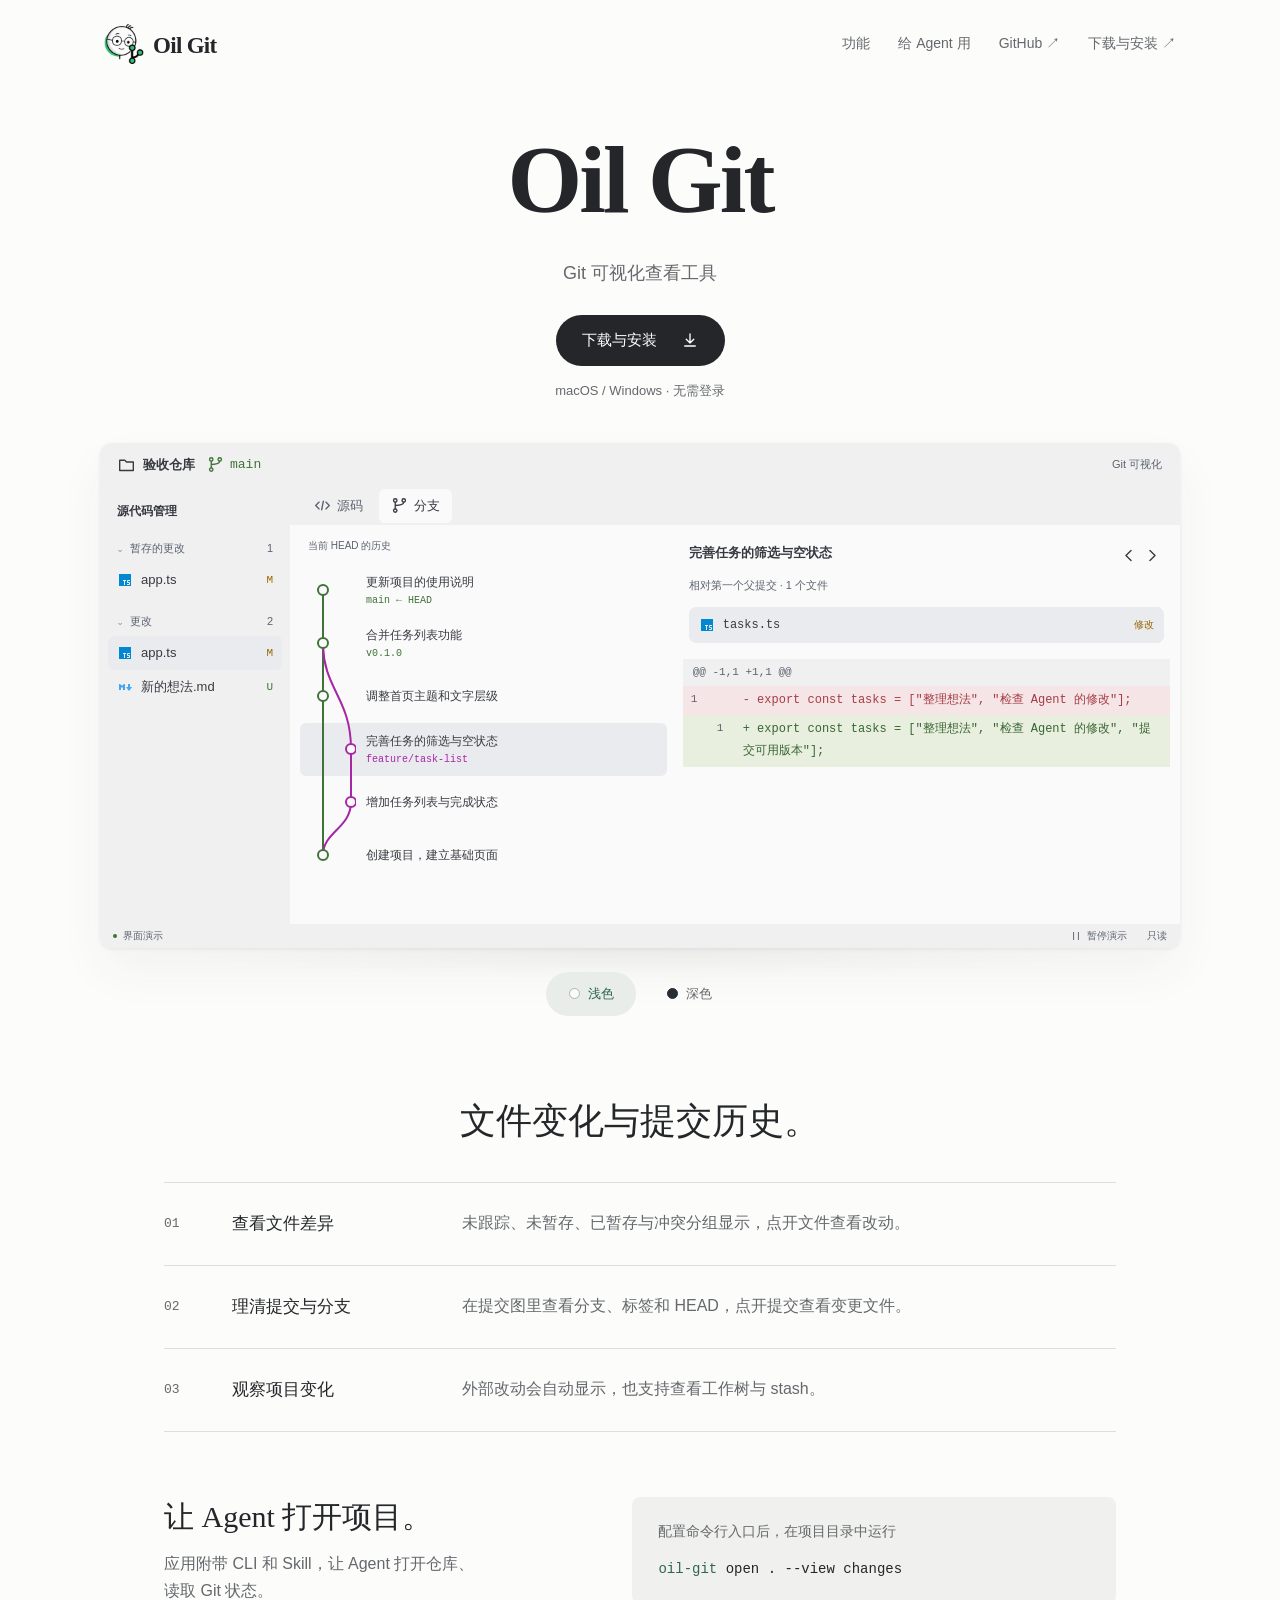
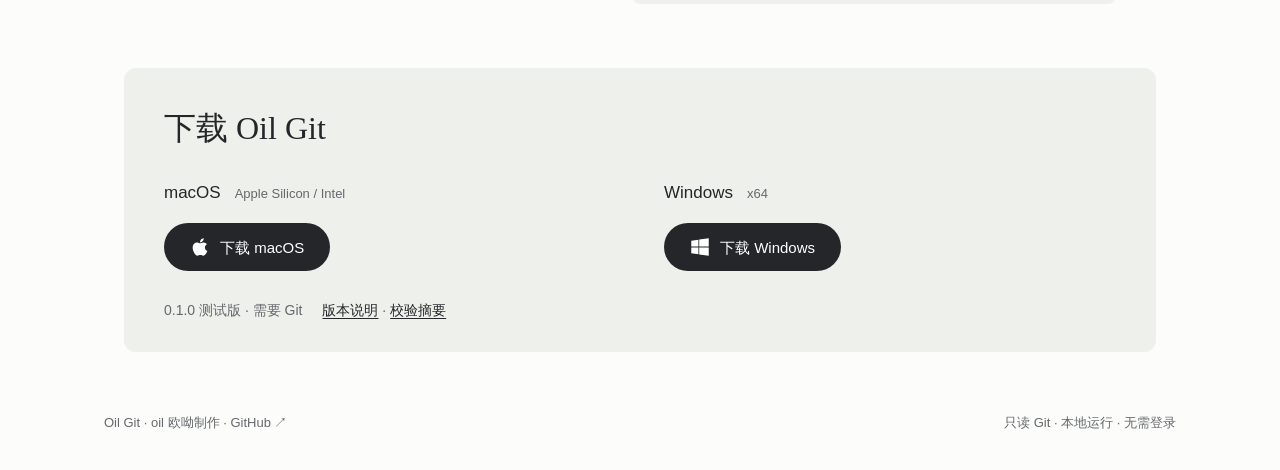
<file: site/index.html>
<!doctype html>
<html lang="zh-CN">
<head>
  <meta charset="utf-8">
  <meta name="viewport" content="width=device-width,initial-scale=1">
  <meta name="description" content="Oil Git 是 Git 可视化查看工具。打开本地仓库，查看文件差异、提交历史、分支与冲突，支持 macOS 和 Windows。">
  <link rel="icon" href="./favicon.png" type="image/png">
  <link rel="apple-touch-icon" href="./apple-touch-icon.png">
  <link rel="canonical" href="https://git.oiloil.org/">
  <meta property="og:title" content="Oil Git">
  <meta property="og:description" content="Git 可视化查看工具">
  <meta property="og:type" content="website">
  <meta property="og:url" content="https://git.oiloil.org/">
  <meta property="og:image" content="https://git.oiloil.org/assets/source-light.jpg">
  <meta name="theme-color" content="#fcfcfb">
  <title>Oil Git</title>
  <script>
    const previewQuery = new URLSearchParams(location.search);
    document.documentElement.dataset.previewTheme = previewQuery.get('state') === 'dark' ? 'dark' : 'light';
    if (previewQuery.get('motion') === 'reduce') document.documentElement.classList.add('reduce-motion');
  </script>
  <script defer src="vendor/alpine.min.js"></script>
  <style>
    :root {
      --bg: #fcfcfb;
      --fg: #242629;
      --muted: #65686c;
      --line: #dedfdd;
      --accent: #2c6654;
      --sage: #edf0eb;
      --selected: #e8ede9;
      --radius: 12px;
      --sans: "Helvetica Neue", "PingFang SC", sans-serif;
      --display: "New York", "Songti SC", STSong, serif;
      --mono: "SFMono-Regular", Consolas, monospace;
      --ease: cubic-bezier(.22, .72, .22, 1);
      --motion-fast: 140ms;
      --motion-ui: 260ms;
      --motion-enter: 440ms;
      --breath-time: 5600ms;
      --breath-lift: -7px;
    }
    * { box-sizing: border-box; }
    html { scroll-behavior: smooth; scroll-padding-top: 32px; }
    body { margin: 0; color: var(--fg); background: var(--bg); font-family: var(--sans); line-height: 1.65; }
    a { color: inherit; text-decoration: none; }
    button { font: inherit; border: 0; background: none; cursor: pointer; }
    a, button { -webkit-tap-highlight-color: transparent; transition: color var(--motion-fast), background-color var(--motion-fast); }
    a:focus-visible, button:focus-visible { outline: 2px solid var(--accent); outline-offset: 5px; }
    ::selection { color: var(--fg); background: #dce8dd; }
    [x-cloak] { display: none !important; }

    .top { max-width: 1120px; height: 88px; margin: auto; display: flex; align-items: center; justify-content: space-between; padding: 0 24px; }
    .brand-wordmark { font-family: var(--display); font-weight: 600; letter-spacing: -.03em; }
    .logo { display: flex; align-items: center; gap: 9px; min-height: 44px; font-size: 23px; line-height: 1; }
    .logo .brand-wordmark { display: block; transform: translateY(1px); }
    .logo svg { display: block; width: 25px; height: 25px; flex-shrink: 0; }
    .top nav { display: flex; gap: 28px; align-items: center; font-size: 14px; }
    .top nav a { color: var(--muted); padding: 10px 0; }
    .top nav a:hover { color: var(--fg); }
    .top nav a:active { color: var(--accent); }

    .hero { text-align: center; padding: 37px 24px 0; }
    .hero h1 { font-size: 96px; line-height: 1.15; margin: 0 0 24px; }
    .hero h1, .hero-description, .hero > .download, .os-note { animation: intro var(--motion-enter) var(--ease) both; }
    .hero-description { animation-delay: 40ms; }
    .hero > .download { animation-delay: 80ms; }
    .os-note { animation-delay: 120ms; }
    .hero-description { font-size: 18px; color: var(--muted); margin: 0 0 26px; }
    .download { cursor: pointer; display: inline-flex; align-items: center; gap: 24px; color: white; background: var(--fg); border-radius: 100px; padding: 13px 26px; font-size: 15px; }
    .download:hover { background: #42474a; }
    .download:active { background: #565c5d; transition-duration: 70ms; }
    .cta-arrow { display: block; width: 18px; height: 18px; flex-shrink: 0; transition: transform var(--motion-fast) var(--ease); }
    .download:is(:hover, :focus-visible) .cta-arrow { transform: translateY(2px); }
    .os-note { font-size: 13px; color: var(--muted); margin-top: 14px; }
    .product { max-width: 1080px; margin: 42px auto 0; position: relative; transform: translateY(10px); }
    .product.settled { transform: translateY(0); transition: transform var(--motion-enter) var(--ease) 60ms; }
    .product-stage { position: relative; isolation: isolate; }
    .product-stage::before { content: ""; position: absolute; left: 5%; right: 5%; height: 64px; bottom: -32px; z-index: -1; pointer-events: none; opacity: .62; transform: scaleX(.96); background: radial-gradient(ellipse at center, rgb(52 57 58 / .08), rgb(52 57 58 / .02) 48%, transparent 72%); animation: breathe-shadow var(--breath-time) cubic-bezier(.37, 0, .63, 1) infinite; }
    .product-breath { animation: breathe-frame var(--breath-time) cubic-bezier(.37, 0, .63, 1) infinite; }
    .product:not(.settled) .product-breath, .product:not(.settled) .product-stage::before,
    .product:is(:hover, :focus-within, .is-resting) .product-breath,
    .product:is(:hover, :focus-within, .is-resting) .product-stage::before { animation-play-state: paused; }
    @keyframes breathe-frame {
      0%, 100% { transform: translateY(0); }
      50% { transform: translateY(var(--breath-lift)); }
    }
    @keyframes breathe-shadow {
      0%, 100% { opacity: .62; transform: scaleX(.96); }
      50% { opacity: .38; transform: scaleX(1.05); }
    }
    .product-view { position: relative; width: 100%; aspect-ratio: 2.14; overflow: hidden; border-radius: var(--radius); box-shadow: 0 22px 48px #34393a0d, 0 1px 4px #34393a15; background: #f0f0f0; }
    html[data-preview-theme="dark"] .theme-picker:not(.ready) .theme-indicator { transform: translateX(98px); }
    .product-controls { margin-top: 20px; }
    .theme-picker { position: relative; display: inline-grid; grid-template-columns: 90px 90px; gap: 8px; padding: 4px; color: var(--muted); font-size: 13px; }
    .theme-indicator { position: absolute; left: 4px; top: 4px; bottom: 4px; width: 90px; border-radius: 100px; background: var(--selected); pointer-events: none; }
    .theme-picker.ready .theme-indicator { transition: transform var(--motion-ui) var(--ease); }
    .theme-picker.is-dark .theme-indicator { transform: translateX(98px); }
    .theme-picker button { position: relative; min-height: 44px; border-radius: 100px; display: flex; justify-content: center; align-items: center; gap: 8px; color: var(--muted); padding: 8px 14px; }
    .theme-picker button:not(.selected):hover { background: #f0f0ed; }
    .theme-picker button:active { color: var(--fg); }
    .theme-picker button.selected { color: var(--accent); }
    .swatch { width: 11px; height: 11px; border-radius: 50%; background: var(--bg); border: 1px solid #adb5b0; }
    .swatch.dark { background: #282c34; border-color: #282c34; }

    .list-section { max-width: 1000px; margin: 76px auto 0; padding: 0 24px 64px; }
    .list-section h2 { font: 500 36px/1.4 var(--display); text-align: center; margin: 0 0 36px; }
    .feature-row { display: grid; grid-template-columns: 48px 210px 1fr; align-items: start; padding: 27px 0; border-top: 1px solid var(--line); gap: 20px; }
    .feature-row:last-child { border-bottom: 1px solid var(--line); }
    .number { font: 13px/28px var(--mono); color: var(--muted); }
    .feature-row h3 { font-size: 17px; font-weight: 500; margin: 0; line-height: 1.65; }
    .feature-row p { font-size: 16px; color: var(--muted); margin: 0; text-wrap: pretty; }
    .nowrap { white-space: nowrap; }

    .agent-section { max-width: 1000px; margin: 0 auto; padding: 0 24px 64px; display: grid; grid-template-columns: 1fr 1.15fr; align-items: center; gap: 48px; }
    .agent-section h2 { font: 500 30px/1.4 var(--display); margin: 0 0 13px; }
    .agent-section p { color: var(--muted); font-size: 16px; margin: 0; max-width: 330px; }
    .command { background: #f0f1ee; padding: 23px 26px; border-radius: 8px; }
    .command-label { display: block; color: var(--muted); font-size: 14px; margin-bottom: 12px; }
    .command code { font: 14px/1.75 var(--mono); overflow-wrap: anywhere; }
    .command code span { color: var(--accent); }

    .bottom { max-width: 1032px; margin: 0 auto 60px; padding: 38px 40px 30px; background: var(--sage); border-radius: var(--radius); }
    .bottom h2 { font: 500 32px/1.4 var(--display); margin: 0 0 28px; }
    .platforms { display: grid; grid-template-columns: 1fr 1fr; gap: 48px; }
    .platforms h3 { display: flex; align-items: baseline; gap: 14px; font-size: 17px; font-weight: 500; margin: 0 0 16px; }
    .platforms h3 span { color: var(--muted); font-size: 13px; font-weight: 400; }
    .platform-download { gap: 10px; min-height: 48px; line-height: 1.4; white-space: nowrap; }
    .platform-icon { display: block; width: 20px; height: 20px; flex-shrink: 0; fill: currentColor; }
    .install-note a { color: var(--fg); text-decoration: underline; text-underline-offset: 3px; }
    .install-note a:hover { color: var(--accent); }
    .install-note { display: flex; flex-wrap: wrap; gap: 6px 20px; margin: 28px 0 0; color: var(--muted); font-size: 14px; }
    .footer { max-width: 1120px; padding: 0 24px 36px; margin: auto; display: flex; justify-content: space-between; gap: 20px; color: var(--muted); font-size: 13px; }
    @keyframes intro {
      from { opacity: .82; transform: translateY(6px); }
      to { opacity: 1; transform: translateY(0); }
    }
    .bottom { position: relative; isolation: isolate; }
    .bottom::after { content: ""; position: absolute; inset: 0; border-radius: inherit; background: var(--accent); opacity: 0; z-index: -1; pointer-events: none; }
    .bottom:target::after { animation: arrival 600ms var(--ease); }
    @keyframes arrival { from { opacity: .045; } to { opacity: 0; } }

    @media (max-width: 700px) {
      .top { height: 76px; padding: 0 22px; }
      .top nav a:not(:last-child) { display: none; }
      .hero { padding: 27px 20px 0; }
      .hero h1 { font-size: 72px; }
      .hero-description { font-size: 17px; }
      .os-note { font-size: 12px; }
      .product { margin-top: 34px; --breath-lift: -4px; }
      .product-view { aspect-ratio: auto; height: 306px; }
        .product-controls { margin-top: 14px; }
      .list-section { margin-top: 52px; padding: 0 24px 42px; }
      .list-section h2 { font-size: 30px; margin-bottom: 28px; }
      .feature-row { grid-template-columns: 26px 1fr; column-gap: 12px; row-gap: 8px; padding: 23px 0; }
      .feature-row p { grid-column: 2; }
      .agent-section { display: block; padding: 0 24px 42px; }
      .agent-section h2 { font-size: 28px; }
      .agent-section p { max-width: none; }
      .command { margin-top: 22px; padding: 22px; }
      .command-label { font-size: 14px; }
      .command code { font-size: 13px; }
      .bottom { margin: 0 20px 34px; padding: 28px 24px; }
      .bottom h2 { font-size: 28px; margin-bottom: 26px; }
      .platforms { grid-template-columns: 1fr; gap: 25px; }
      .platforms h3 { flex-wrap: wrap; gap: 5px 12px; }
      .platforms h3 span { font-size: 13px; }
      .install-note { margin-top: 26px; }
      .footer { flex-direction: column; gap: 6px; font-size: 12px; }
    }
    @media (prefers-reduced-motion: reduce) {
      html { scroll-behavior: auto; }
      *, *::before, *::after { animation: none !important; transition: none !important; }
      .product, .product-breath, .cta-arrow { transform: none !important; }
    }
    html.reduce-motion { scroll-behavior: auto; }
    .reduce-motion *, .reduce-motion *::before, .reduce-motion *::after { animation: none !important; transition: none !important; }
    .reduce-motion .product, .reduce-motion .product-breath, .reduce-motion .cta-arrow { transform: none !important; }
  </style>
  <link rel="stylesheet" href="./product-demo.css?v=2">
  <script defer src="./product-demo.js?v=2"></script>
</head>
<body x-data="{theme:document.documentElement.dataset.previewTheme,ready:false,demoReady:false,inView:false,pageVisible:!document.hidden}"
  @visibilitychange.document="pageVisible=!document.hidden"
  x-init="$nextTick(async () => {
    ready=true;
    const observer = new IntersectionObserver(([entry]) => { inView=entry.intersectionRatio >= .2; }, {threshold:[0,.2]});
    observer.observe($refs.product);
    demoReady=true;
  })">
  <header class="top">
    <a href="#" class="logo" aria-label="Oil Git 首页">
      <img src="./assets/oil-git-mark.png" width="40" height="40" alt="">
      <span class="brand-wordmark">Oil Git</span>
    </a>
    <nav aria-label="主导航">
      <a href="#why">功能</a>
      <a href="#agent">给 Agent 用</a>
      <a href="https://github.com/oil-oil/oil-git">GitHub ↗</a>
      <a href="#download">下载与安装 ↗</a>
    </nav>
  </header>
  <main>
    <section class="hero" aria-labelledby="hero-title">
      <h1 id="hero-title" class="brand-wordmark">Oil Git</h1>
      <p class="hero-description">Git 可视化查看工具</p>
      <a class="download" href="#download">下载与安装 <svg class="cta-arrow" viewBox="0 0 24 24" fill="none" stroke="currentColor" stroke-width="1.8" stroke-linecap="round" stroke-linejoin="round" aria-hidden="true"><path d="M12 4v12m-5-5 5 5 5-5M5 20h14"/></svg></a>
      <div class="os-note">macOS / Windows · 无需登录</div>
      <div class="product" id="product" x-ref="product" :class="{settled:demoReady,'is-resting':!inView||!pageVisible}">
        <div class="product-stage">
          <div class="product-tilt">
          <div class="product-breath">
            <div class="product-view demo-ui" data-view="history" :class="{'is-dark':theme==='dark',ready:demoReady}">
              <svg class="demo-symbols" aria-hidden="true"><defs>
                <symbol id="demo-folder" viewBox="0 0 20 20"><path d="M2 5h6l2 2h8v10H2z"/></symbol>
                <symbol id="demo-branch" viewBox="0 0 20 20"><path d="M5 6v8m0-4c8 0 10-2 10-4"/><circle cx="5" cy="4" r="2"/><circle cx="5" cy="16" r="2"/><circle cx="15" cy="4" r="2"/></symbol>
                <symbol id="demo-code" viewBox="0 0 20 20"><path d="m6 6-4 4 4 4m8-8 4 4-4 4m-3-9-2 10"/></symbol>
                <symbol id="demo-chevron" viewBox="0 0 20 20"><path d="m7 4 6 6-6 6"/></symbol>
                <symbol id="demo-pause" viewBox="0 0 20 20"><path d="M6 4v12m8-12v12"/></symbol>
                <symbol id="demo-play" viewBox="0 0 20 20"><path d="m6 3 10 7-10 7z"/></symbol>
              </defs></svg>
              <div class="demo-toolbar">
                <span class="demo-project"><svg class="demo-icon" aria-hidden="true"><use href="#demo-folder"/></svg>验收仓库</span>
                <span class="demo-branch"><svg class="demo-icon" aria-hidden="true"><use href="#demo-branch"/></svg>main</span>
                <span class="demo-toolbar-note">Git 可视化</span>
              </div>
              <div class="demo-workspace">
                <aside class="demo-sidebar" aria-label="工作区文件">
                  <h3>源代码管理</h3>
                  <div class="demo-group"><span>⌄</span>暂存的更改<span>1</span></div>
                  <button class="demo-file" data-demo-file="app.ts" data-staged type="button"><svg class="demo-file-icon" viewBox="0 0 16 16" aria-hidden="true" data-demo-file-icon><path fill="#0288d1" d="M2 2v12h12V2zm4 6h3v1H8v4H7V9H6zm5 0h2v1h-2v1h1a1.003 1.003 0 0 1 1 1v1a1.003 1.003 0 0 1-1 1h-2v-1h2v-1h-1a1.003 1.003 0 0 1-1-1V9a1.003 1.003 0 0 1 1-1"/></svg><span>app.ts</span><span class="demo-file-status">M</span></button>
                  <div class="demo-group"><span>⌄</span>更改<span>2</span></div>
                  <button class="demo-file" data-demo-file="app.ts" type="button"><svg class="demo-file-icon" viewBox="0 0 16 16" aria-hidden="true" data-demo-file-icon><path fill="#0288d1" d="M2 2v12h12V2zm4 6h3v1H8v4H7V9H6zm5 0h2v1h-2v1h1a1.003 1.003 0 0 1 1 1v1a1.003 1.003 0 0 1-1 1h-2v-1h2v-1h-1a1.003 1.003 0 0 1-1-1V9a1.003 1.003 0 0 1 1-1"/></svg><span>app.ts</span><span class="demo-file-status">M</span></button>
                  <button class="demo-file" data-demo-file="新的想法.md" type="button"><svg class="demo-file-icon" viewBox="0 0 32 32" aria-hidden="true" data-demo-file-icon><path fill="#42a5f5" d="m14 10-4 3.5L6 10H4v12h4v-6l2 2 2-2v6h4V10zm12 6v-6h-4v6h-4l6 8 6-8z"/></svg><span>新的想法.md</span><span class="demo-file-status untracked">U</span></button>
                </aside>
                <div class="demo-main">
                  <div class="demo-tabs" role="group" aria-label="演示视图">
                    <button data-demo-view="source" type="button"><svg class="demo-icon" aria-hidden="true"><use href="#demo-code"/></svg>源码</button>
                    <button data-demo-view="history" class="is-selected" type="button"><svg class="demo-icon" aria-hidden="true"><use href="#demo-branch"/></svg>分支</button>
                  </div>
                  <div class="demo-history">
                    <div class="demo-log">
                      <div class="demo-log-title">当前 HEAD 的历史</div>
                      <div class="demo-commit-list">
                        <svg class="demo-graph" viewBox="0 0 46 318" fill="none" aria-hidden="true">
                          <path d="M13 26v53c0 50 0 84 0 106v106" stroke="var(--d-green)" stroke-width="2"/>
                          <path d="M13 79c0 46 28 55 28 106v53c0 26-28 30-28 53" stroke="var(--d-purple)" stroke-width="2"/>
                          <g stroke-width="2" fill="var(--d-bg)"><circle cx="13" cy="26" r="5" stroke="var(--d-green)"/><circle cx="13" cy="79" r="5" stroke="var(--d-green)"/><circle cx="13" cy="132" r="5" stroke="var(--d-green)"/><circle cx="41" cy="185" r="5" stroke="var(--d-purple)"/><circle cx="41" cy="238" r="5" stroke="var(--d-purple)"/><circle cx="13" cy="291" r="5" stroke="var(--d-green)"/></g>
                        </svg>
                        <button class="demo-commit" data-demo-commit="0" type="button"><span class="demo-commit-title">更新项目的使用说明</span><span class="demo-ref">main ← HEAD</span></button>
<button class="demo-commit" data-demo-commit="1" type="button"><span class="demo-commit-title">合并任务列表功能</span><span class="demo-ref">v0.1.0</span></button>
<button class="demo-commit" data-demo-commit="2" type="button"><span class="demo-commit-title">调整首页主题和文字层级</span></button>
<button class="demo-commit" data-demo-commit="3" type="button"><span class="demo-commit-title">完善任务的筛选与空状态</span><span class="demo-ref feature">feature/task-list</span></button>
<button class="demo-commit" data-demo-commit="4" type="button"><span class="demo-commit-title">增加任务列表与完成状态</span></button>
<button class="demo-commit" data-demo-commit="5" type="button"><span class="demo-commit-title">创建项目，建立基础页面</span></button>
                      </div>
                    </div>
                    <section class="demo-details" aria-label="提交详情">
                      <div class="demo-detail-heading"><h3 data-demo-title>完善任务的筛选与空状态</h3><div class="demo-nav"><button type="button" data-demo-action="previous" aria-label="上一个提交"><svg class="demo-icon" style="transform:rotate(180deg)" aria-hidden="true"><use href="#demo-chevron"/></svg></button><button type="button" data-demo-action="next" aria-label="下一个提交"><svg class="demo-icon" aria-hidden="true"><use href="#demo-chevron"/></svg></button></div></div>
                      <p class="demo-comparison">相对第一个父提交 · 1 个文件</p>
                      <div class="demo-detail-file"><svg class="demo-file-icon" viewBox="0 0 16 16" aria-hidden="true" data-demo-file-icon><path fill="#0288d1" d="M2 2v12h12V2zm4 6h3v1H8v4H7V9H6zm5 0h2v1h-2v1h1a1.003 1.003 0 0 1 1 1v1a1.003 1.003 0 0 1-1 1h-2v-1h2v-1h-1a1.003 1.003 0 0 1-1-1V9a1.003 1.003 0 0 1 1-1"/></svg><span data-demo-path>tasks.ts</span><span>修改</span></div>
                      <div class="demo-patch" data-demo-patch></div>
                    </section>
                  </div>
                  <div class="demo-source">
                    <div class="demo-source-heading"><strong data-demo-source-path>app.ts</strong><span data-demo-source-range>暂存区 → 工作区</span></div>
                    <div class="demo-split"><div><div class="demo-side-label">修改前</div><div data-demo-before></div></div><div><div class="demo-side-label">修改后</div><div data-demo-after></div></div></div>
                  </div>
                </div>
              </div>
              <div class="demo-footer"><span class="demo-status-dot" aria-hidden="true"></span><span>界面演示</span><button class="demo-toggle" data-demo-action="toggle" type="button"><svg class="demo-icon" aria-hidden="true"><use href="#demo-pause"/></svg><span>暂停演示</span></button><span>只读</span></div>
            </div>
          </div>
          </div>
        </div>
        <div class="product-controls">
          <div class="theme-picker" :class="{'is-dark':theme==='dark',ready}" role="group" aria-label="界面主题">
            <span class="theme-indicator" aria-hidden="true"></span>
            <button type="button" @click="theme='light'" :class="{selected:theme==='light'}" :aria-pressed="theme==='light'"><span class="swatch" aria-hidden="true"></span>浅色</button>
            <button type="button" @click="theme='dark'" :class="{selected:theme==='dark'}" :aria-pressed="theme==='dark'"><span class="swatch dark" aria-hidden="true"></span>深色</button>
          </div>
        </div>
      </div>
    </section>

    <section class="list-section" id="why" aria-labelledby="features-title">
      <h2 id="features-title">文件变化与提交历史。</h2>
      <div class="feature-row">
        <span class="number" aria-hidden="true">01</span>
        <h3>查看文件差异</h3>
        <p>未跟踪、未暂存、已暂存与冲突分组显示，点开文件查看改动。</p>
      </div>
      <div class="feature-row">
        <span class="number" aria-hidden="true">02</span>
        <h3>理清提交与分支</h3>
        <p>在提交图里查看分支、标签和 <span class="nowrap">HEAD</span>，点开提交查看变更文件。</p>
      </div>
      <div class="feature-row">
        <span class="number" aria-hidden="true">03</span>
        <h3>观察项目变化</h3>
        <p>外部改动会自动显示，也支持查看<span class="nowrap">工作树与 stash</span>。</p>
      </div>
    </section>

    <section class="agent-section" id="agent" aria-labelledby="agent-title">
      <div>
        <h2 id="agent-title">让 Agent 打开项目。</h2>
        <p>应用附带 CLI 和 Skill，让 Agent 打开仓库、<span class="nowrap">读取 Git 状态</span>。</p>
      </div>
      <div class="command">
        <span class="command-label">配置命令行入口后，在项目目录中运行</span>
        <code><span>oil-git</span> open . --view changes</code>
      </div>
    </section>

    <section class="bottom" id="download" aria-labelledby="install-title">
      <h2 id="install-title">下载 Oil Git</h2>
      <div class="platforms">
        <div>
          <h3>macOS <span>Apple Silicon / Intel</span></h3>
          <a class="download platform-download" href="https://github.com/oil-oil/oil-git/releases/download/v0.1.0-test.1/oil-git_0.1.0_universal.dmg"><svg class="platform-icon" aria-hidden="true" focusable="false" xmlns="http://www.w3.org/2000/svg" viewBox="0 0 384 512"><!--! Font Awesome Free 6.7.2 by @fontawesome - https://fontawesome.com License - https://fontawesome.com/license/free (Icons: CC BY 4.0, Fonts: SIL OFL 1.1, Code: MIT License) Copyright 2024 Fonticons, Inc. --><path d="M318.7 268.7c-.2-36.7 16.4-64.4 50-84.8-18.8-26.9-47.2-41.7-84.7-44.6-35.5-2.8-74.3 20.7-88.5 20.7-15 0-49.4-19.7-76.4-19.7C63.3 141.2 4 184.8 4 273.5q0 39.3 14.4 81.2c12.8 36.7 59 126.7 107.2 125.2 25.2-.6 43-17.9 75.8-17.9 31.8 0 48.3 17.9 76.4 17.9 48.6-.7 90.4-82.5 102.6-119.3-65.2-30.7-61.7-90-61.7-91.9zm-56.6-164.2c27.3-32.4 24.8-61.9 24-72.5-24.1 1.4-52 16.4-67.9 34.9-17.5 19.8-27.8 44.3-25.6 71.9 26.1 2 49.9-11.4 69.5-34.3z"/></svg><span>下载 macOS</span></a>
        </div>
        <div>
          <h3>Windows <span>x64</span></h3>
          <a class="download platform-download" href="https://github.com/oil-oil/oil-git/releases/download/v0.1.0-test.1/oil-git_0.1.0_x64-setup.exe"><svg class="platform-icon" aria-hidden="true" focusable="false" xmlns="http://www.w3.org/2000/svg" viewBox="0 0 448 512"><!--! Font Awesome Free 6.7.2 by @fontawesome - https://fontawesome.com License - https://fontawesome.com/license/free (Icons: CC BY 4.0, Fonts: SIL OFL 1.1, Code: MIT License) Copyright 2024 Fonticons, Inc. --><path d="M0 93.7l183.6-25.3v177.4H0V93.7zm0 324.6l183.6 25.3V268.4H0v149.9zm203.8 28L448 480V268.4H203.8v177.9zm0-380.6v180.1H448V32L203.8 65.7z"/></svg><span>下载 Windows</span></a>
        </div>
      </div>
      <p class="install-note"><span>0.1.0 测试版 · 需要 Git</span><span><a href="https://github.com/oil-oil/oil-git/releases/tag/v0.1.0-test.1">版本说明</a> · <a href="https://github.com/oil-oil/oil-git/releases/download/v0.1.0-test.1/SHA256SUMS.txt">校验摘要</a></span></p>
    </section>
  </main>
  <footer class="footer">
    <span>Oil Git · oil 欧呦制作 · <a href="https://github.com/oil-oil/oil-git">GitHub ↗</a></span>
    <span>只读 Git · 本地运行 · 无需登录</span>
  </footer>
</body>
</html>
</file>
<file: site/product-demo.css>
/* Product demo: the same readable palettes as the desktop viewer. */
.product-view.demo-ui { --d-bg:#fafafa; --d-side:#f0f0f0; --d-fg:#383a42; --d-muted:#5c6370; --d-hover:#e9ebef; --d-green:#407338; --d-purple:#a626a4; --d-add:#e8efdf; --d-add-fg:#386633; --d-del:#f6e5e7; --d-del-fg:#a63c45; color:var(--d-fg); background:var(--d-bg); font:13px/1.55 -apple-system,BlinkMacSystemFont,"Segoe UI","PingFang SC",sans-serif; text-align:left; display:flex; flex-direction:column; }
.demo-ui.is-dark, html[data-preview-theme="dark"] .demo-ui:not(.ready) { --d-bg:#282c34; --d-side:#21252b; --d-fg:#d7dae0; --d-muted:#abb2bf; --d-hover:#363d49; --d-green:#98c379; --d-purple:#c678dd; --d-add:#334334; --d-add-fg:#cde6b6; --d-del:#443239; --d-del-fg:#efc0c4; }
.demo-ui button { color:inherit; font:inherit; cursor:pointer; }
.demo-ui button:hover { background:var(--d-hover); }
.demo-ui button:focus-visible { outline:2px solid var(--d-green); outline-offset:-2px; }
.demo-ui svg { flex-shrink:0; }
.demo-symbols { position:absolute; width:0; height:0; overflow:hidden; }
.demo-icon { width:17px; height:17px; fill:none; stroke:currentColor; stroke-width:1.6; stroke-linecap:round; stroke-linejoin:round; }
.demo-toolbar { height:43px; flex-shrink:0; display:flex; align-items:center; gap:12px; padding:0 18px; background:var(--d-side); }
.demo-project { display:flex; align-items:center; gap:8px; font-weight:600; }
.demo-branch { display:flex; align-items:center; gap:6px; color:var(--d-green); font-family:var(--mono); }
.demo-toolbar-note { margin-left:auto; color:var(--d-muted); font-size:11px; }
.demo-workspace { display:grid; grid-template-columns:190px minmax(0,1fr); flex:1; min-height:0; }
.demo-sidebar { background:var(--d-side); padding:16px 8px; overflow:hidden; }
.demo-sidebar h3 { margin:0 0 19px; padding:0 9px; font-size:12px; font-weight:600; }
.demo-group { margin:16px 0 6px; padding:0 9px; display:flex; align-items:center; gap:7px; font-size:11px; color:var(--d-muted); }
.demo-group span:last-child { margin-left:auto; }
.demo-file { width:100%; min-height:34px; display:flex; align-items:center; gap:8px; padding:7px 9px; border-radius:6px; text-align:left; }
.demo-file.is-selected { background:var(--d-hover); }
.demo-file-status { margin-left:auto; color:#986801; font:11px var(--mono); }
.demo-file-status.untracked { color:var(--d-green); }
.demo-file-icon { width:16px; height:16px; flex-shrink:0; }
.demo-main { display:flex; flex-direction:column; min-width:0; min-height:0; }
.demo-tabs { display:flex; align-items:center; gap:4px; height:39px; padding:0 12px; flex-shrink:0; background:var(--d-side); }
.demo-tabs button { display:flex; align-items:center; gap:6px; padding:7px 12px; border-radius:6px; color:var(--d-muted); }
.demo-tabs button.is-selected { background:var(--d-bg); color:var(--d-fg); }
.demo-history { display:grid; grid-template-columns:minmax(205px,.86fr) minmax(0,1.14fr); flex:1; min-height:0; }
.demo-ui[data-view="source"] .demo-history,.demo-ui[data-view="history"] .demo-source { display:none; }
.demo-log { padding:13px 6px 12px 10px; min-width:0; overflow:hidden; }
.demo-log-title { color:var(--d-muted); font-size:10px; margin:0 8px 10px; }
.demo-commit-list { position:relative; }
.demo-graph { position:absolute; z-index:1; left:10px; top:0; width:46px; height:318px; pointer-events:none; }
.demo-commit { display:flex; flex-direction:column; justify-content:center; gap:2px; width:100%; height:53px; padding:6px 8px 6px 66px; text-align:left; border-radius:6px; line-height:1.4; position:relative; }
.demo-commit.is-selected { background:var(--d-hover); }
.demo-commit-title { overflow:hidden; white-space:nowrap; text-overflow:ellipsis; font-size:12px; }
.demo-ref { font:10px/1.4 var(--mono); color:var(--d-green); }
.demo-ref.feature { color:var(--d-purple); }
.demo-details { min-width:0; min-height:0; display:flex; flex-direction:column; padding:18px 16px 10px; overflow:hidden; }
.demo-detail-heading { display:flex; align-items:flex-start; gap:8px; }
.demo-detail-heading h3 { font-size:13px; font-weight:600; line-height:1.5; margin:0; flex:1; }
.demo-nav { display:flex; flex-shrink:0; }
.demo-nav button { display:grid; place-items:center; padding:3px; width:24px; height:24px; border-radius:5px; }
.demo-comparison { color:var(--d-muted); font-size:11px; margin:10px 0 13px; }
.demo-detail-file { display:flex; align-items:center; gap:8px; padding:10px; background:var(--d-hover); border-radius:7px; font:12px var(--mono); margin-bottom:16px; }
.demo-detail-file > span:last-child { margin-left:auto; color:#986801; font:10px -apple-system,BlinkMacSystemFont,"PingFang SC",sans-serif; }
.demo-patch { min-height:0; overflow:hidden; margin:0 -6px; }
.demo-hunk { padding:5px 10px; color:var(--d-muted); background:var(--d-side); font:11px/1.5 var(--mono); }
.demo-code-row { display:grid; grid-template-columns:26px 26px minmax(0,1fr); align-items:start; padding:4px 8px; font:12px/1.8 var(--mono); }
.demo-code-row code { white-space:pre-wrap; overflow-wrap:anywhere; font:inherit; min-width:0; }
.demo-line { color:var(--d-muted); font-size:11px; user-select:none; }
.demo-code-row.add { background:var(--d-add); color:var(--d-add-fg); }
.demo-code-row.remove { background:var(--d-del); color:var(--d-del-fg); }
.demo-source { flex:1; display:flex; flex-direction:column; min-height:0; padding:17px 16px; }
.demo-source-heading { display:flex; align-items:center; gap:8px; margin-bottom:14px; }
.demo-source-heading strong { font:600 13px var(--mono); }
.demo-source-heading span { margin-left:auto; color:var(--d-muted); font-size:11px; }
.demo-split { display:grid; grid-template-columns:1fr 1fr; gap:12px; flex:1; min-height:0; }
.demo-split > div { min-width:0; overflow:hidden; }
.demo-side-label { color:var(--d-muted); margin-bottom:8px; font-size:11px; }
.demo-split .demo-code-row { grid-template-columns:22px minmax(0,1fr); padding:6px 8px; }
.demo-footer { height:24px; flex-shrink:0; display:flex; align-items:center; gap:6px; padding:0 13px; background:var(--d-side); color:var(--d-muted); font-size:10px; }
.demo-status-dot { width:4px; height:4px; border-radius:50%; background:var(--d-green); }
.demo-toggle { display:flex; align-items:center; gap:5px; margin-left:auto; padding:2px 5px; border-radius:4px; }
.demo-toggle .demo-icon { width:12px; height:12px; }
.demo-footer > span:last-child { margin-left:9px; }
@media(max-width:900px) { .demo-workspace { grid-template-columns:155px minmax(0,1fr); } .demo-history { grid-template-columns:minmax(180px,.8fr) minmax(0,1.2fr); } .demo-commit { padding-left:59px; } .demo-details { padding:14px 10px; } }
@media(max-width:700px) { .demo-workspace { grid-template-columns:1fr; } .demo-sidebar,.demo-log { display:none; } .demo-history { grid-template-columns:1fr; } .demo-toolbar { height:36px; padding:0 12px; font-size:11px; } .demo-toolbar-note { font-size:10px; } .demo-tabs { height:34px; padding:0 8px; } .demo-tabs button { font-size:11px; padding:4px 10px; } .demo-details { padding:12px 14px 6px; } .demo-detail-heading h3 { font-size:12px; } .demo-comparison { margin:5px 0 8px; font-size:10px; } .demo-detail-file { padding:7px 9px; margin-bottom:9px; } .demo-code-row { font-size:11px; padding:3px 7px; grid-template-columns:22px 22px minmax(0,1fr); line-height:1.65; } .demo-source { padding:10px 12px; } .demo-source-heading { margin-bottom:9px; } .demo-source-heading strong { font-size:11px; } .demo-source-heading span { font-size:10px; } .demo-split { gap:8px; } .demo-footer { height:21px; } }

@media(prefers-reduced-motion:reduce) { .demo-toggle { display:none; } }
.reduce-motion .demo-toggle { display:none; }
@media(max-width:700px) { .product-view.demo-ui { height:340px; } }

/* Scroll tilts the whole card as one plane; content keeps its normal layout. */
.product-tilt {
  --product-perspective: 1400px;
  --product-max-tilt: 8deg;
  --product-scroll-distance: 620px;
  transform-origin: 50% 50%;
  transform: perspective(var(--product-perspective)) rotateX(0deg);
}
@keyframes product-scroll-depth {
  from { transform: perspective(var(--product-perspective)) rotateX(0deg); }
  to { transform: perspective(var(--product-perspective)) rotateX(var(--product-max-tilt)); }
}
@supports (animation-timeline: scroll(root block)) and (animation-range: 0px 1px) {
  .product-tilt {
    animation: product-scroll-depth linear both;
    animation-duration: auto;
    animation-timeline: scroll(root block);
    animation-range: 0px var(--product-scroll-distance);
  }
}
@media(max-width:700px) {
  .product-tilt { --product-perspective: 1100px; --product-max-tilt: 6deg; --product-scroll-distance: 440px; }
}
@media(prefers-reduced-motion:reduce) {
  .product-tilt { animation:none !important; transform:none !important; }
}
.reduce-motion .product-tilt { animation:none !important; transform:none !important; }
</file>
